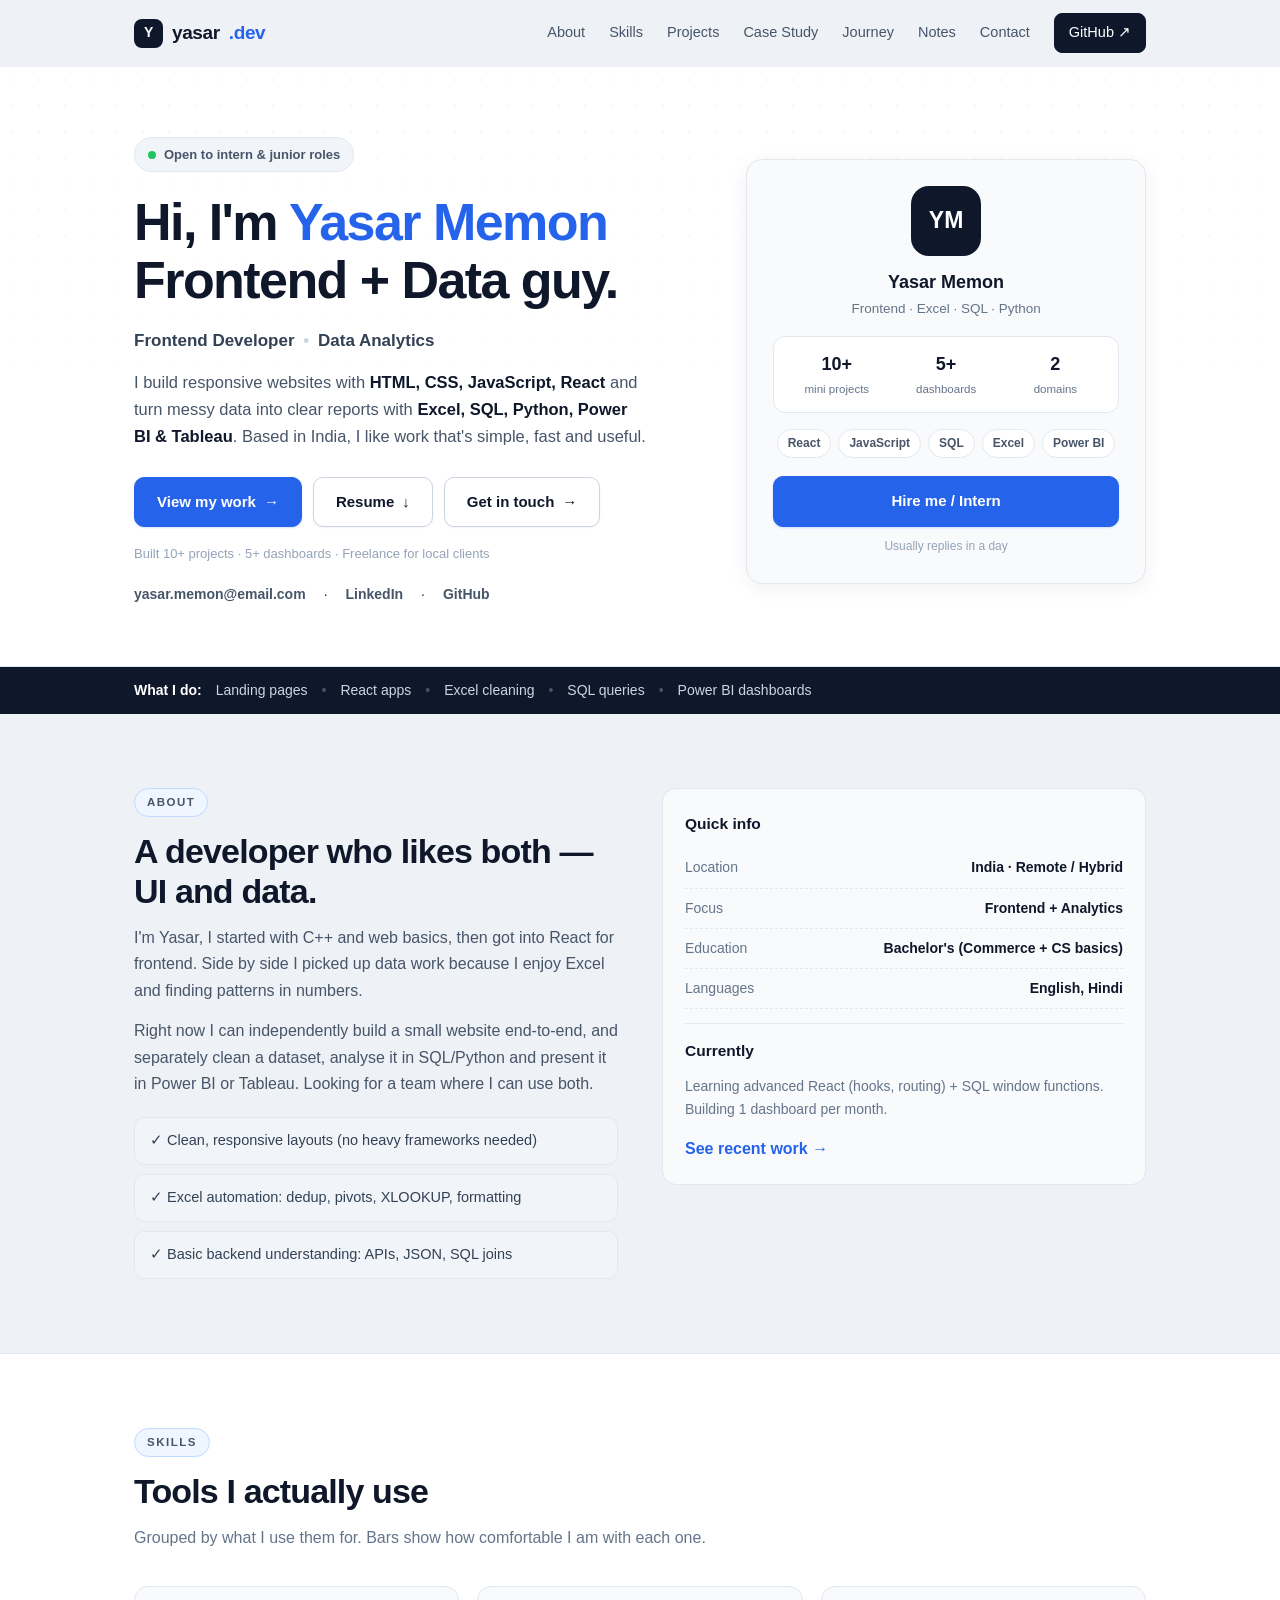
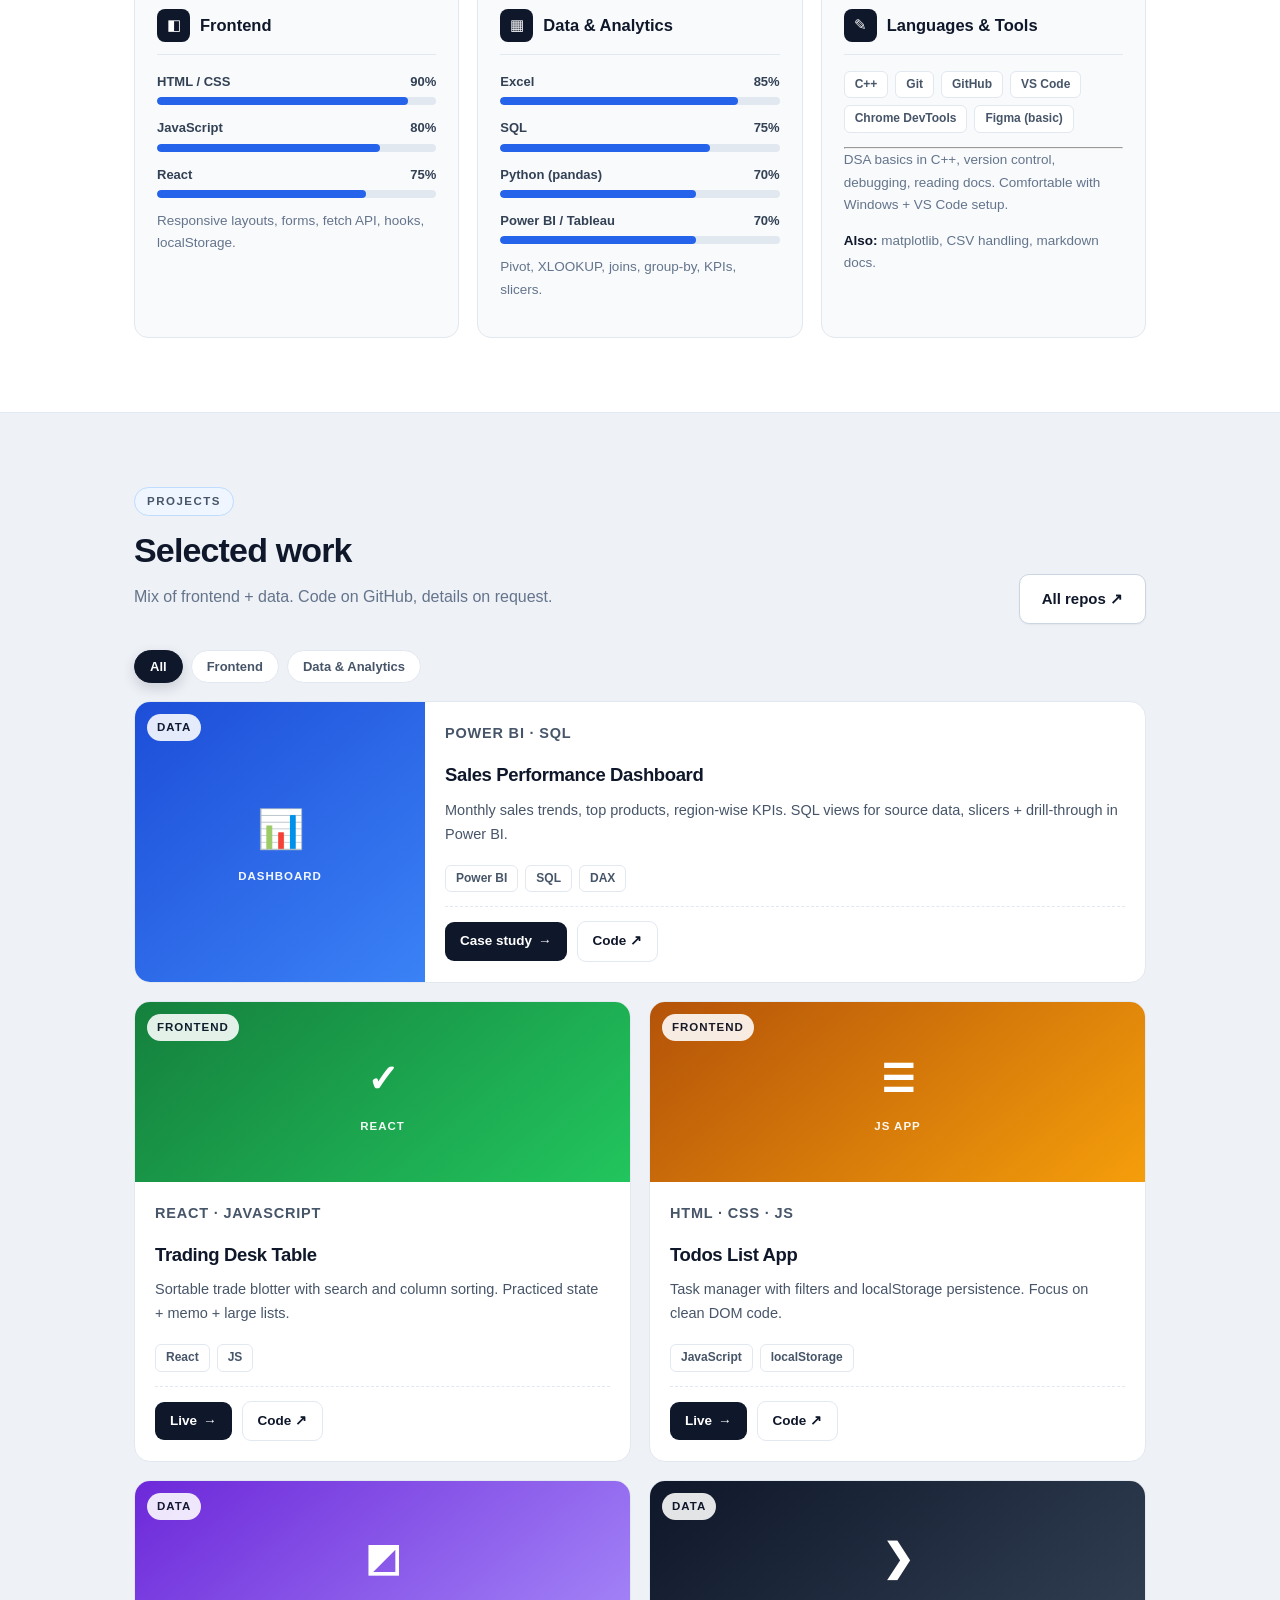
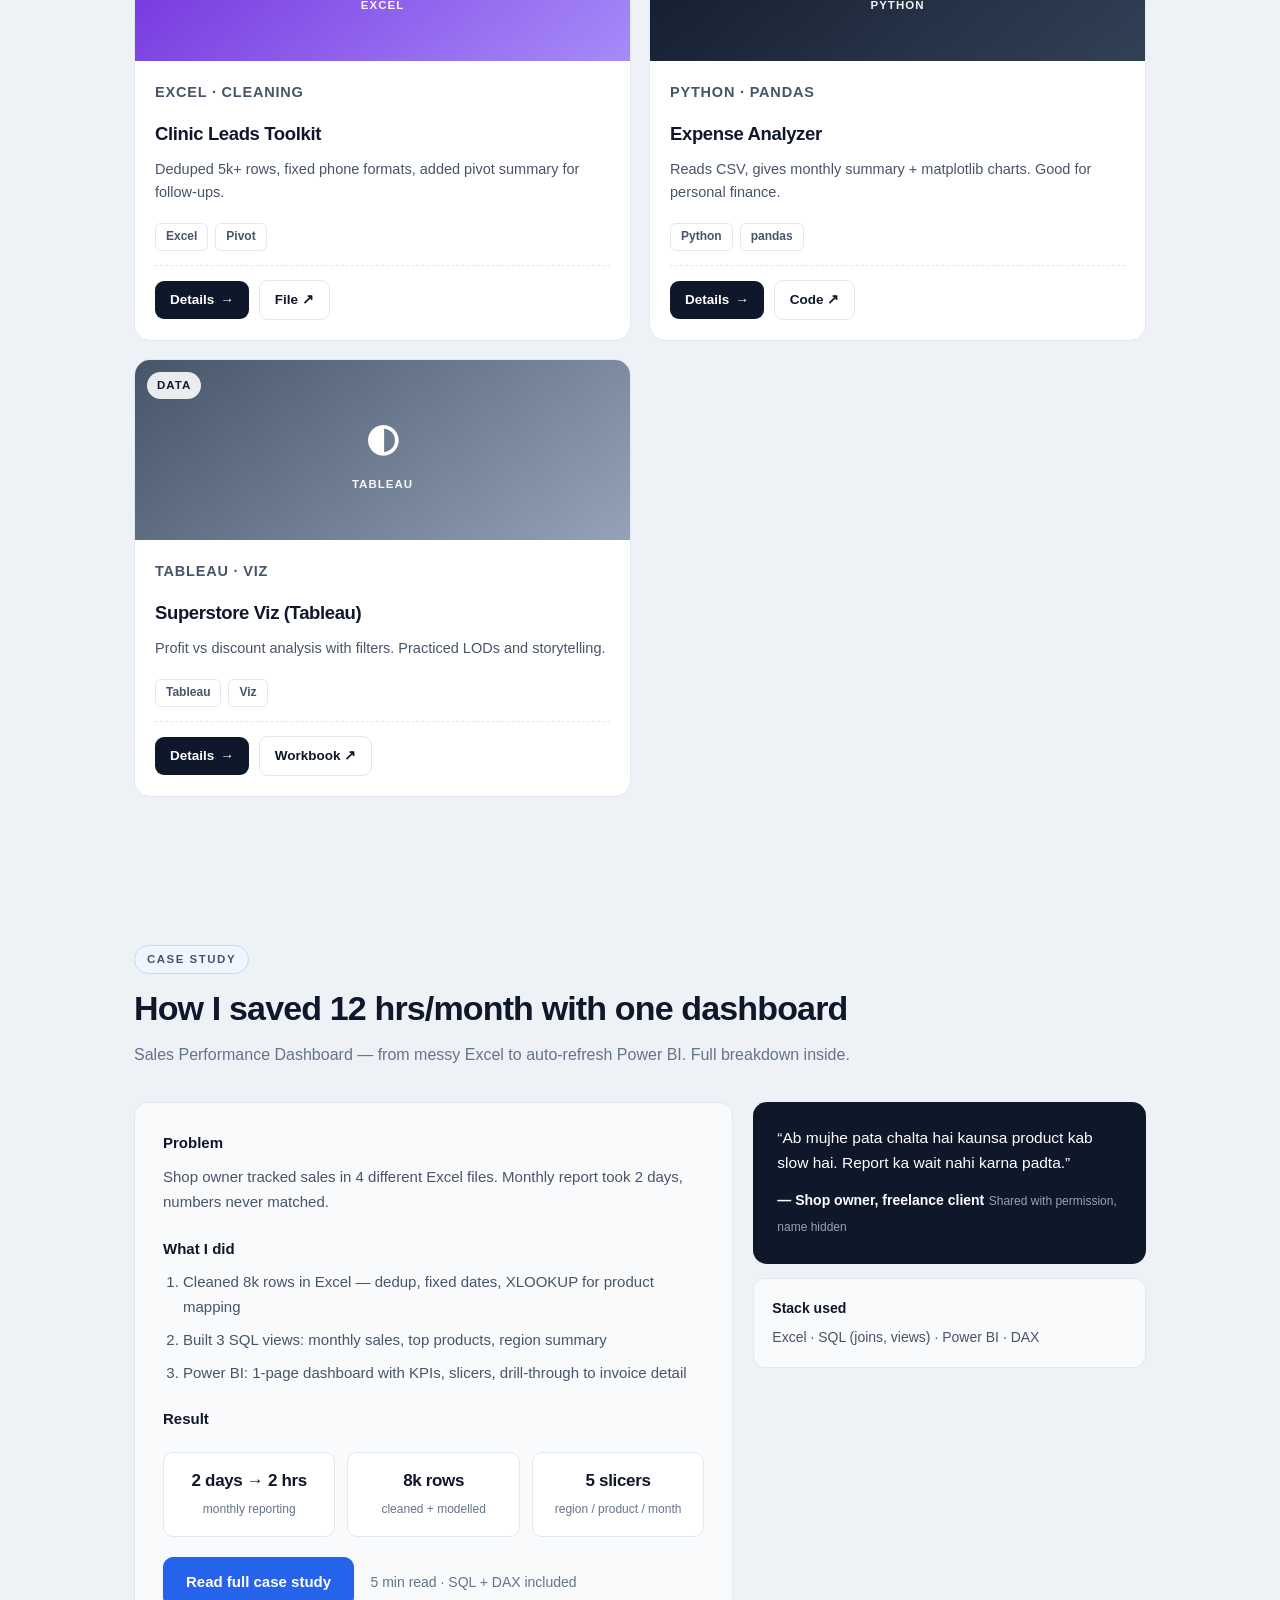
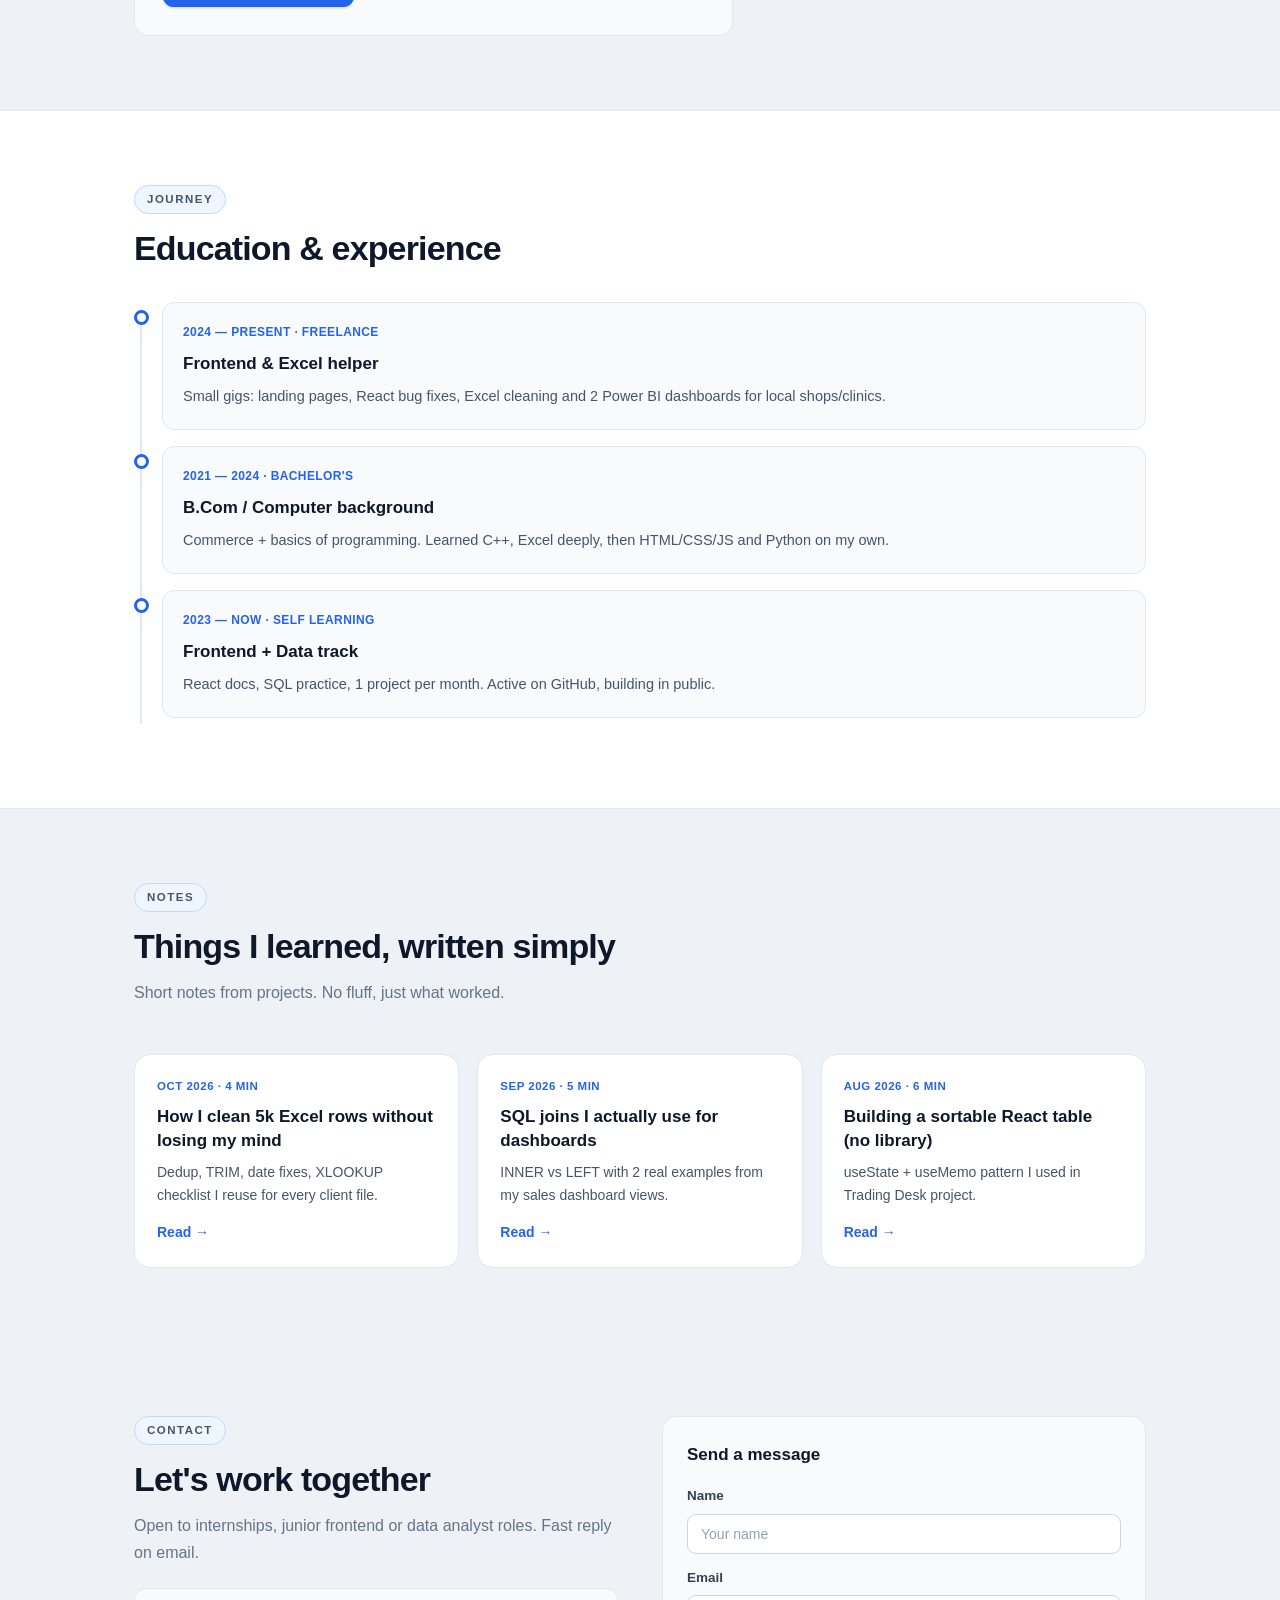
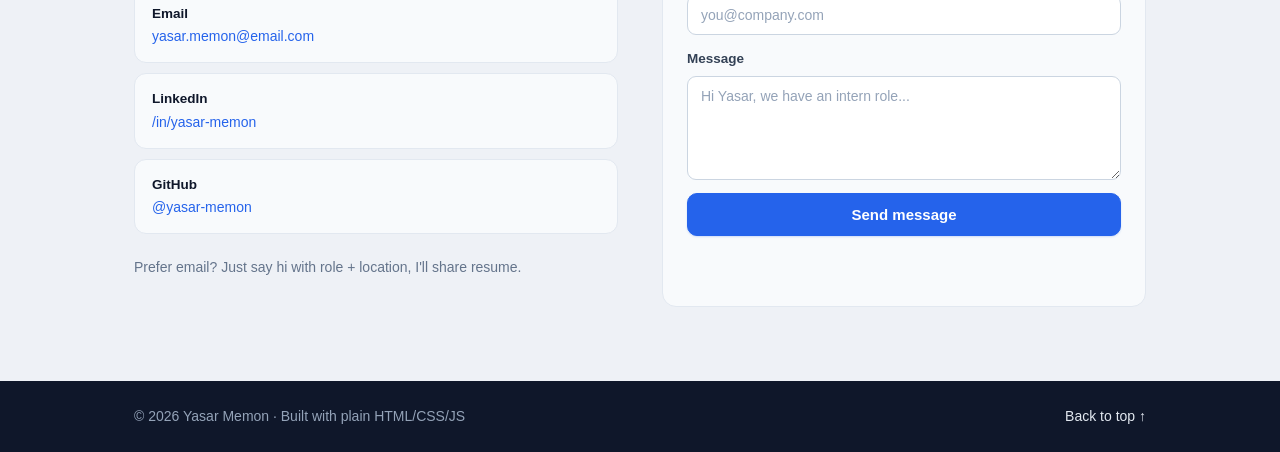
<file: index.html>
<!DOCTYPE html>
<html lang="en">
<head>
  <meta charset="UTF-8">
  <meta name="viewport" content="width=device-width, initial-scale=1.0">
  <title>Yasar Memon — Frontend Developer & Data Analyst</title>
  <meta name="theme-color" content="#0f172a">
  <meta name="description" content="Yasar Memon — Frontend Developer (React, JavaScript) with Data Analytics skills (Excel, SQL, Python, Power BI, Tableau).">
  <link rel="stylesheet" href="style.css?v=10">
</head>
<body>

  <!-- navbar -->
  <header class="nav" id="navbar">
    <div class="wrap nav-inner">
      <a href="#top" class="logo"><span class="logo-box">Y</span> yasar<span class="logo-dot">.dev</span></a>
      <button class="menu-btn" id="menuBtn" aria-label="Open menu" aria-expanded="false" aria-controls="navLinks">☰</button>
      <nav class="nav-links" id="navLinks">
        <a href="#about">About</a>
        <a href="#skills">Skills</a>
        <a href="#projects">Projects</a>
        <a href="#case-study">Case Study</a>
        <a href="#journey">Journey</a>
        <a href="#notes">Notes</a>
        <a href="#contact">Contact</a>
        <a href="https://github.com/yasar-memon" target="_blank" rel="noopener" class="btn-small">GitHub ↗</a>
      </nav>
    </div>
  </header>

  <main id="top">
    <!-- hero -->
    <section class="hero">
      <div class="wrap hero-grid">
        <div class="hero-left">
          <span class="badge"><span class="dot"></span> Open to intern & junior roles</span>
          <h1>Hi, I'm <span class="hl">Yasar Memon</span><br>Frontend + Data guy.</h1>
          <p class="role">Frontend Developer <span>•</span> Data Analytics</p>
          <p class="intro">
            I build responsive websites with <b>HTML, CSS, JavaScript, React</b> and
            turn messy data into clear reports with <b>Excel, SQL, Python, Power BI & Tableau</b>.
            Based in India, I like work that's simple, fast and useful.
          </p>
          <div class="hero-btns">
            <a href="#projects" class="btn">View my work <span class="arr">→</span></a>
            <a href="assets/resume.pdf" class="btn btn-outline">Resume <span class="arr">↓</span></a>
            <a href="#contact" class="btn btn-outline">Get in touch <span class="arr">→</span></a>
          </div>
          <p class="proof">Built 10+ projects · 5+ dashboards · Freelance for local clients</p>
          <div class="hero-meta">
            <a href="mailto:yasar.memon@email.com">yasar.memon@email.com</a>
            <span>·</span>
            <a href="https://linkedin.com/in/yasar-memon" target="_blank" rel="noopener">LinkedIn</a>
            <span>·</span>
            <a href="https://github.com/yasar-memon" target="_blank" rel="noopener">GitHub</a>
          </div>
        </div>

        <div class="hero-right">
          <div class="profile-card">
            <div class="avatar">YM</div>
            <h3>Yasar Memon</h3>
            <p class="muted">Frontend · Excel · SQL · Python</p>
            <div class="stats">
              <div><b>10+</b><span>mini projects</span></div>
              <div><b>5+</b><span>dashboards</span></div>
              <div><b>2</b><span>domains</span></div>
            </div>
            <div class="stack">
              <span>React</span><span>JavaScript</span><span>SQL</span><span>Excel</span><span>Power BI</span>
            </div>
            <a href="#contact" class="btn btn-block">Hire me / Intern</a>
            <p class="note">Usually replies in a day</p>
          </div>
        </div>
      </div>
    </section>

    <!-- strip -->
    <div class="strip">
      <div class="wrap strip-inner">
        <span>What I do:</span>
        <span>Landing pages</span><i>•</i>
        <span>React apps</span><i>•</i>
        <span>Excel cleaning</span><i>•</i>
        <span>SQL queries</span><i>•</i>
        <span>Power BI dashboards</span>
      </div>
    </div>

    <!-- about -->
    <section id="about" class="section reveal">
      <div class="wrap grid-2">
        <div>
          <p class="eyebrow">About</p>
          <h2>A developer who likes both — UI and data.</h2>
          <p>
            I'm Yasar, I started with C++ and web basics, then got into React for
            frontend. Side by side I picked up data work because I enjoy Excel and
            finding patterns in numbers.
          </p>
          <p>
            Right now I can independently build a small website end-to-end, and
            separately clean a dataset, analyse it in SQL/Python and present it in
            Power BI or Tableau. Looking for a team where I can use both.
          </p>
          <div class="check-list">
            <div>✓ Clean, responsive layouts (no heavy frameworks needed)</div>
            <div>✓ Excel automation: dedup, pivots, XLOOKUP, formatting</div>
            <div>✓ Basic backend understanding: APIs, JSON, SQL joins</div>
          </div>
        </div>
        <div>
          <div class="info-box">
            <h3>Quick info</h3>
            <div class="info-row"><span>Location</span><b>India · Remote / Hybrid</b></div>
            <div class="info-row"><span>Focus</span><b>Frontend + Analytics</b></div>
            <div class="info-row"><span>Education</span><b>Bachelor's (Commerce + CS basics)</b></div>
            <div class="info-row"><span>Languages</span><b>English, Hindi</b></div>
            <hr>
            <h3>Currently</h3>
            <p class="muted small">Learning advanced React (hooks, routing) + SQL window functions. Building 1 dashboard per month.</p>
            <a href="#projects" class="link">See recent work →</a>
          </div>
        </div>
      </div>
    </section>

    <!-- skills -->
    <section id="skills" class="section alt reveal">
      <div class="wrap">
        <p class="eyebrow">Skills</p>
        <h2>Tools I actually use</h2>
        <p class="muted">Grouped by what I use them for. Bars show how comfortable I am with each one.</p>

        <div class="skills-grid">
          <div class="skill-card">
            <div class="skill-head"><span class="icon">◧</span><h3>Frontend</h3></div>
            <div class="bar-row"><div class="bar-top"><span>HTML / CSS</span><span>90%</span></div><div class="bar"><i style="width:90%"></i></div></div>
            <div class="bar-row"><div class="bar-top"><span>JavaScript</span><span>80%</span></div><div class="bar"><i style="width:80%"></i></div></div>
            <div class="bar-row"><div class="bar-top"><span>React</span><span>75%</span></div><div class="bar"><i style="width:75%"></i></div></div>
            <p class="small muted">Responsive layouts, forms, fetch API, hooks, localStorage.</p>
          </div>

          <div class="skill-card">
            <div class="skill-head"><span class="icon">▦</span><h3>Data & Analytics</h3></div>
            <div class="bar-row"><div class="bar-top"><span>Excel</span><span>85%</span></div><div class="bar"><i style="width:85%"></i></div></div>
            <div class="bar-row"><div class="bar-top"><span>SQL</span><span>75%</span></div><div class="bar"><i style="width:75%"></i></div></div>
            <div class="bar-row"><div class="bar-top"><span>Python (pandas)</span><span>70%</span></div><div class="bar"><i style="width:70%"></i></div></div>
            <div class="bar-row"><div class="bar-top"><span>Power BI / Tableau</span><span>70%</span></div><div class="bar"><i style="width:70%"></i></div></div>
            <p class="small muted">Pivot, XLOOKUP, joins, group-by, KPIs, slicers.</p>
          </div>

          <div class="skill-card">
            <div class="skill-head"><span class="icon">✎</span><h3>Languages & Tools</h3></div>
            <div class="tags">
              <span class="tag">C++</span>
              <span class="tag">Git</span>
              <span class="tag">GitHub</span>
              <span class="tag">VS Code</span>
              <span class="tag">Chrome DevTools</span>
              <span class="tag">Figma (basic)</span>
            </div>
            <hr>
            <p class="small muted">DSA basics in C++, version control, debugging, reading docs. Comfortable with Windows + VS Code setup.</p>
            <p class="small"><b>Also:</b> matplotlib, CSV handling, markdown docs.</p>
          </div>
        </div>
      </div>
    </section>

    <!-- projects -->
    <section id="projects" class="section reveal">
      <div class="wrap">
        <div class="sec-head">
          <div>
            <p class="eyebrow">Projects</p>
            <h2>Selected work</h2>
            <p class="muted">Mix of frontend + data. Code on GitHub, details on request.</p>
          </div>
          <a href="https://github.com/yasar-memon" target="_blank" rel="noopener" class="btn btn-outline">All repos ↗</a>
        </div>

        <div class="filter-bar" id="filterBar">
          <button class="filter-btn active" data-filter="all" aria-pressed="true">All</button>
          <button class="filter-btn" data-filter="frontend" aria-pressed="false">Frontend</button>
          <button class="filter-btn" data-filter="data" aria-pressed="false">Data &amp; Analytics</button>
        </div>

        <div class="projects-grid" id="projectsGrid">
          <div class="card featured" data-cat="data">
            <div class="thumb t-blue"><span class="cat-pill">Data</span>📊<span>Dashboard</span></div>
            <div class="card-body">
              <p class="kicker">Power BI · SQL</p>
              <h3>Sales Performance Dashboard</h3>
              <p>Monthly sales trends, top products, region-wise KPIs. SQL views for source data, slicers + drill-through in Power BI.</p>
              <div class="tags"><span class="tag">Power BI</span><span class="tag">SQL</span><span class="tag">DAX</span></div>
              <div class="card-foot"><a class="btn-link" href="case-study-sales.html">Case study <span>→</span></a><a class="btn-link ghost" href="https://github.com/yasar-memon">Code ↗</a></div>
            </div>
          </div>

          <div class="card" data-cat="frontend">
            <div class="thumb t-green"><span class="cat-pill">Frontend</span>✓<span>React</span></div>
            <div class="card-body">
              <p class="kicker">React · JavaScript</p>
              <h3>Trading Desk Table</h3>
              <p>Sortable trade blotter with search and column sorting. Practiced state + memo + large lists.</p>
              <div class="tags"><span class="tag">React</span><span class="tag">JS</span></div>
              <div class="card-foot"><a class="btn-link" href="https://github.com/yasar-memon">Live <span>→</span></a><a class="btn-link ghost" href="https://github.com/yasar-memon">Code ↗</a></div>
            </div>
          </div>

          <div class="card" data-cat="frontend">
            <div class="thumb t-yellow"><span class="cat-pill">Frontend</span>☰<span>JS App</span></div>
            <div class="card-body">
              <p class="kicker">HTML · CSS · JS</p>
              <h3>Todos List App</h3>
              <p>Task manager with filters and localStorage persistence. Focus on clean DOM code.</p>
              <div class="tags"><span class="tag">JavaScript</span><span class="tag">localStorage</span></div>
              <div class="card-foot"><a class="btn-link" href="https://github.com/yasar-memon">Live <span>→</span></a><a class="btn-link ghost" href="https://github.com/yasar-memon">Code ↗</a></div>
            </div>
          </div>

          <div class="card" data-cat="data">
            <div class="thumb t-purple"><span class="cat-pill">Data</span>◩<span>Excel</span></div>
            <div class="card-body">
              <p class="kicker">Excel · Cleaning</p>
              <h3>Clinic Leads Toolkit</h3>
              <p>Deduped 5k+ rows, fixed phone formats, added pivot summary for follow-ups.</p>
              <div class="tags"><span class="tag">Excel</span><span class="tag">Pivot</span></div>
              <div class="card-foot"><a class="btn-link" href="https://github.com/yasar-memon">Details <span>→</span></a><a class="btn-link ghost" href="https://github.com/yasar-memon">File ↗</a></div>
            </div>
          </div>

          <div class="card" data-cat="data">
            <div class="thumb t-dark"><span class="cat-pill">Data</span>❯<span>Python</span></div>
            <div class="card-body">
              <p class="kicker">Python · pandas</p>
              <h3>Expense Analyzer</h3>
              <p>Reads CSV, gives monthly summary + matplotlib charts. Good for personal finance.</p>
              <div class="tags"><span class="tag">Python</span><span class="tag">pandas</span></div>
              <div class="card-foot"><a class="btn-link" href="https://github.com/yasar-memon">Details <span>→</span></a><a class="btn-link ghost" href="https://github.com/yasar-memon">Code ↗</a></div>
            </div>
          </div>

          <div class="card" data-cat="data">
            <div class="thumb t-grey"><span class="cat-pill">Data</span>◐<span>Tableau</span></div>
            <div class="card-body">
              <p class="kicker">Tableau · Viz</p>
              <h3>Superstore Viz (Tableau)</h3>
              <p>Profit vs discount analysis with filters. Practiced LODs and storytelling.</p>
              <div class="tags"><span class="tag">Tableau</span><span class="tag">Viz</span></div>
              <div class="card-foot"><a class="btn-link" href="https://github.com/yasar-memon">Details <span>→</span></a><a class="btn-link ghost" href="https://github.com/yasar-memon">Workbook ↗</a></div>
            </div>
          </div>
        </div>
      </div>
    </section>

    <!-- featured case study -->
    <section id="case-study" class="section reveal">
      <div class="wrap">
        <p class="eyebrow">Case study</p>
        <h2>How I saved 12 hrs/month with one dashboard</h2>
        <p class="muted">Sales Performance Dashboard — from messy Excel to auto-refresh Power BI. Full breakdown inside.</p>

        <div class="cs-grid">
          <div class="cs-main">
            <h3>Problem</h3>
            <p>Shop owner tracked sales in 4 different Excel files. Monthly report took 2 days, numbers never matched.</p>
            <h3>What I did</h3>
            <ol class="cs-list">
              <li>Cleaned 8k rows in Excel — dedup, fixed dates, XLOOKUP for product mapping</li>
              <li>Built 3 SQL views: monthly sales, top products, region summary</li>
              <li>Power BI: 1-page dashboard with KPIs, slicers, drill-through to invoice detail</li>
            </ol>
            <h3>Result</h3>
            <div class="metrics">
              <div><b>2 days → 2 hrs</b><span>monthly reporting</span></div>
              <div><b>8k rows</b><span>cleaned + modelled</span></div>
              <div><b>5 slicers</b><span>region / product / month</span></div>
            </div>
            <a href="case-study-sales.html" class="btn">Read full case study</a>
            <span class="muted small" style="margin-left:12px">5 min read · SQL + DAX included</span>
          </div>
          <div class="cs-side">
            <div class="quote-card">
              <p>“Ab mujhe pata chalta hai kaunsa product kab slow hai. Report ka wait nahi karna padta.”</p>
              <b>— Shop owner, freelance client</b>
              <span class="muted small">Shared with permission, name hidden</span>
            </div>
            <div class="mini-list">
              <b>Stack used</b>
              <span>Excel · SQL (joins, views) · Power BI · DAX</span>
            </div>
          </div>
        </div>
      </div>
    </section>

    <!-- journey -->
    <section id="journey" class="section alt reveal">
      <div class="wrap">
        <p class="eyebrow">Journey</p>
        <h2>Education & experience</h2>
        <div class="timeline">
          <div class="t-item">
            <span class="t-dot"></span>
            <div class="t-box">
              <p class="date">2024 — Present · Freelance</p>
              <h3>Frontend & Excel helper</h3>
              <p>Small gigs: landing pages, React bug fixes, Excel cleaning and 2 Power BI dashboards for local shops/clinics.</p>
            </div>
          </div>
          <div class="t-item">
            <span class="t-dot"></span>
            <div class="t-box">
              <p class="date">2021 — 2024 · Bachelor's</p>
              <h3>B.Com / Computer background</h3>
              <p>Commerce + basics of programming. Learned C++, Excel deeply, then HTML/CSS/JS and Python on my own.</p>
            </div>
          </div>
          <div class="t-item">
            <span class="t-dot"></span>
            <div class="t-box">
              <p class="date">2023 — Now · Self learning</p>
              <h3>Frontend + Data track</h3>
              <p>React docs, SQL practice, 1 project per month. Active on GitHub, building in public.</p>
            </div>
          </div>
        </div>
      </div>
    </section>

    <!-- notes / blog -->
    <section id="notes" class="section reveal">
      <div class="wrap">
        <div class="sec-head">
          <div>
            <p class="eyebrow">Notes</p>
            <h2>Things I learned, written simply</h2>
            <p class="muted">Short notes from projects. No fluff, just what worked.</p>
          </div>
        </div>
        <div class="blog-grid">
          <a class="blog-card" href="blog/excel-cleaning.html">
            <p class="date">Oct 2026 · 4 min</p>
            <h3>How I clean 5k Excel rows without losing my mind</h3>
            <p>Dedup, TRIM, date fixes, XLOOKUP checklist I reuse for every client file.</p>
            <span class="link">Read →</span>
          </a>
          <a class="blog-card" href="blog/sql-joins.html">
            <p class="date">Sep 2026 · 5 min</p>
            <h3>SQL joins I actually use for dashboards</h3>
            <p>INNER vs LEFT with 2 real examples from my sales dashboard views.</p>
            <span class="link">Read →</span>
          </a>
          <a class="blog-card" href="blog/react-table.html">
            <p class="date">Aug 2026 · 6 min</p>
            <h3>Building a sortable React table (no library)</h3>
            <p>useState + useMemo pattern I used in Trading Desk project.</p>
            <span class="link">Read →</span>
          </a>
        </div>
      </div>
    </section>

    <!-- contact -->
    <section id="contact" class="section reveal">
      <div class="wrap grid-2">
        <div>
          <p class="eyebrow">Contact</p>
          <h2>Let's work together</h2>
          <p class="muted">Open to internships, junior frontend or data analyst roles. Fast reply on email.</p>
          <div class="contact-cards">
            <a class="c-card" href="mailto:yasar.memon@email.com"><b>Email</b><span>yasar.memon@email.com</span></a>
            <a class="c-card" href="https://linkedin.com/in/yasar-memon" target="_blank" rel="noopener"><b>LinkedIn</b><span>/in/yasar-memon</span></a>
            <a class="c-card" href="https://github.com/yasar-memon" target="_blank" rel="noopener"><b>GitHub</b><span>@yasar-memon</span></a>
          </div>
          <p class="small muted">Prefer email? Just say hi with role + location, I'll share resume.</p>
        </div>
        <div>
          <form id="contactForm" class="contact-form">
            <h3>Send a message</h3>
            <label>Name<input type="text" id="name" placeholder="Your name"></label>
            <label>Email<input type="email" id="email" placeholder="you@company.com"></label>
            <label>Message<textarea id="message" rows="5" placeholder="Hi Yasar, we have an intern role..."></textarea></label>
            <button type="submit" class="btn btn-block">Send message</button>
            <p class="form-note" id="formNote"></p>
          </form>
        </div>
      </div>
    </section>
  </main>

  <footer class="footer">
    <div class="wrap footer-inner">
      <p>© <span id="year">2026</span> Yasar Memon · Built with plain HTML/CSS/JS</p>
      <p><a href="#top">Back to top ↑</a></p>
    </div>
  </footer>

  <button class="to-top" id="toTop" aria-label="Back to top">↑</button>

  <script src="script.js"></script>
</body>
</html>
</file>
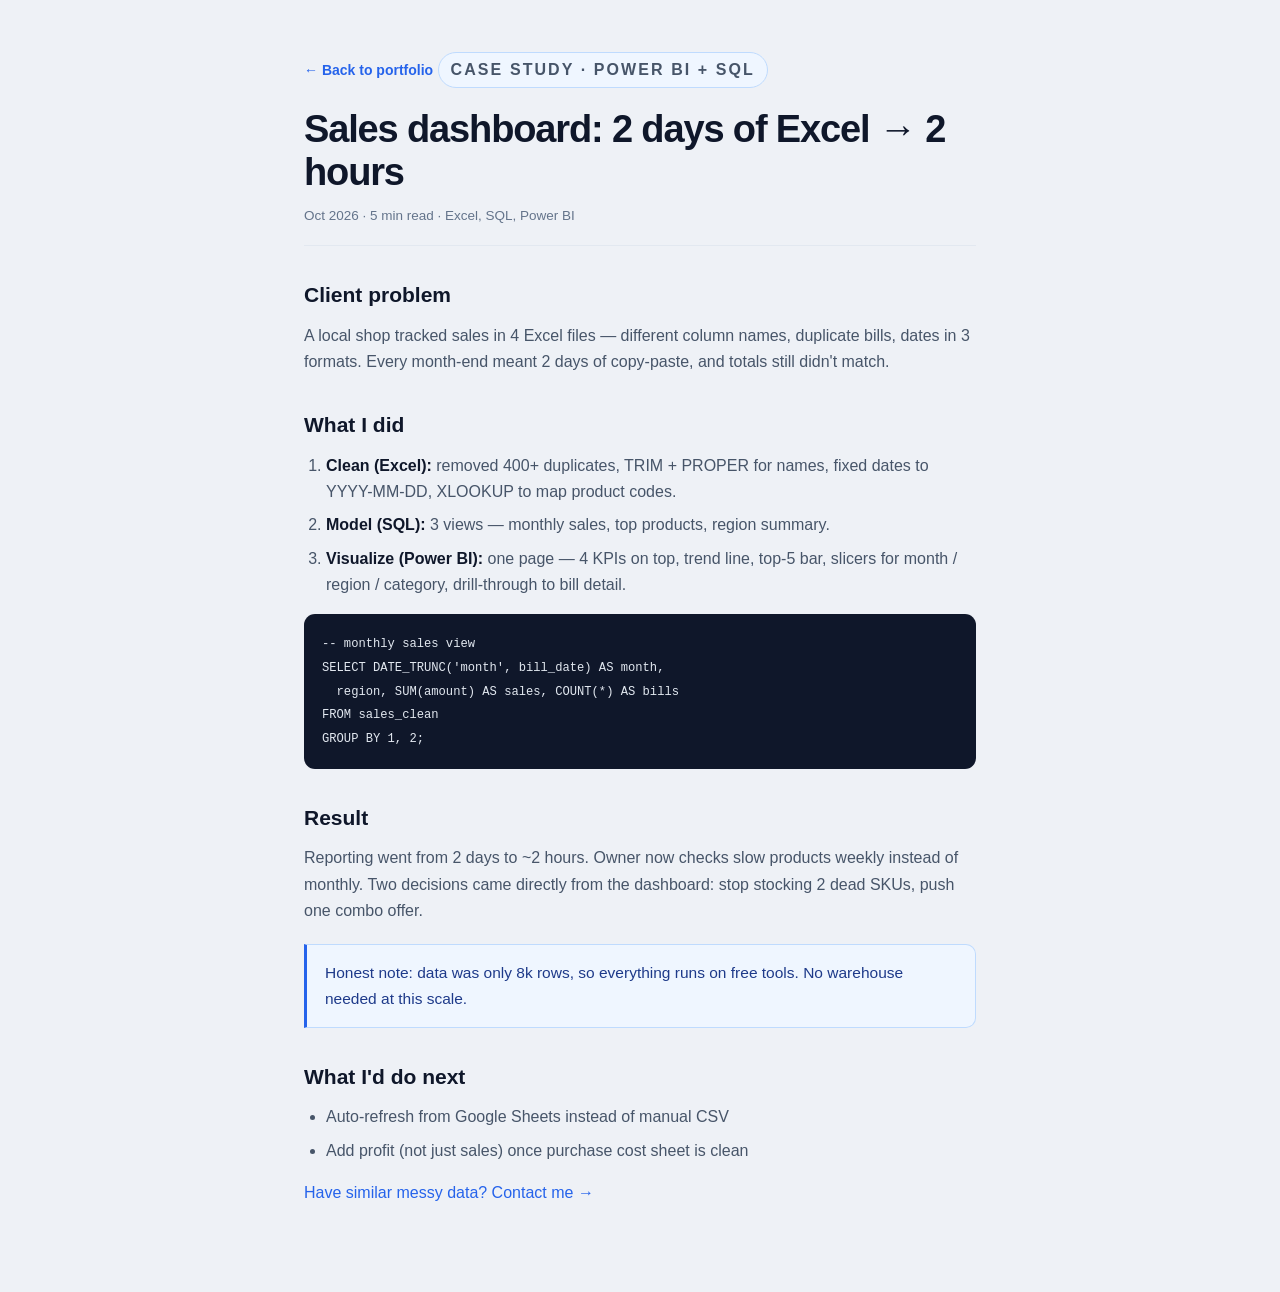
<file: case-study-sales.html>
<!DOCTYPE html>
<html lang="en">
<head>
<meta charset="UTF-8"><meta name="viewport" content="width=device-width, initial-scale=1.0">
<title>Sales Dashboard Case Study — Yasar Memon</title>
<link rel="stylesheet" href="style.css?v=8">
</head>
<body>
<div class="article">
<a href="index.html" class="back">← Back to portfolio</a>
<p class="eyebrow">Case study · Power BI + SQL</p>
<h1>Sales dashboard: 2 days of Excel → 2 hours</h1>
<p class="meta">Oct 2026 · 5 min read · Excel, SQL, Power BI</p>

<h2>Client problem</h2>
<p>A local shop tracked sales in 4 Excel files — different column names, duplicate bills, dates in 3 formats. Every month-end meant 2 days of copy-paste, and totals still didn't match.</p>

<h2>What I did</h2>
<ol>
<li><b>Clean (Excel):</b> removed 400+ duplicates, TRIM + PROPER for names, fixed dates to YYYY-MM-DD, XLOOKUP to map product codes.</li>
<li><b>Model (SQL):</b> 3 views — monthly sales, top products, region summary.</li>
<li><b>Visualize (Power BI):</b> one page — 4 KPIs on top, trend line, top-5 bar, slicers for month / region / category, drill-through to bill detail.</li>
</ol>
<pre><code>-- monthly sales view
SELECT DATE_TRUNC('month', bill_date) AS month,
  region, SUM(amount) AS sales, COUNT(*) AS bills
FROM sales_clean
GROUP BY 1, 2;</code></pre>

<h2>Result</h2>
<p>Reporting went from 2 days to ~2 hours. Owner now checks slow products weekly instead of monthly. Two decisions came directly from the dashboard: stop stocking 2 dead SKUs, push one combo offer.</p>
<div class="callout">Honest note: data was only 8k rows, so everything runs on free tools. No warehouse needed at this scale.</div>

<h2>What I'd do next</h2>
<ul>
<li>Auto-refresh from Google Sheets instead of manual CSV</li>
<li>Add profit (not just sales) once purchase cost sheet is clean</li>
</ul>
<p><a href="index.html#contact">Have similar messy data? Contact me →</a></p>
</div>
</body>
</html>
</file>
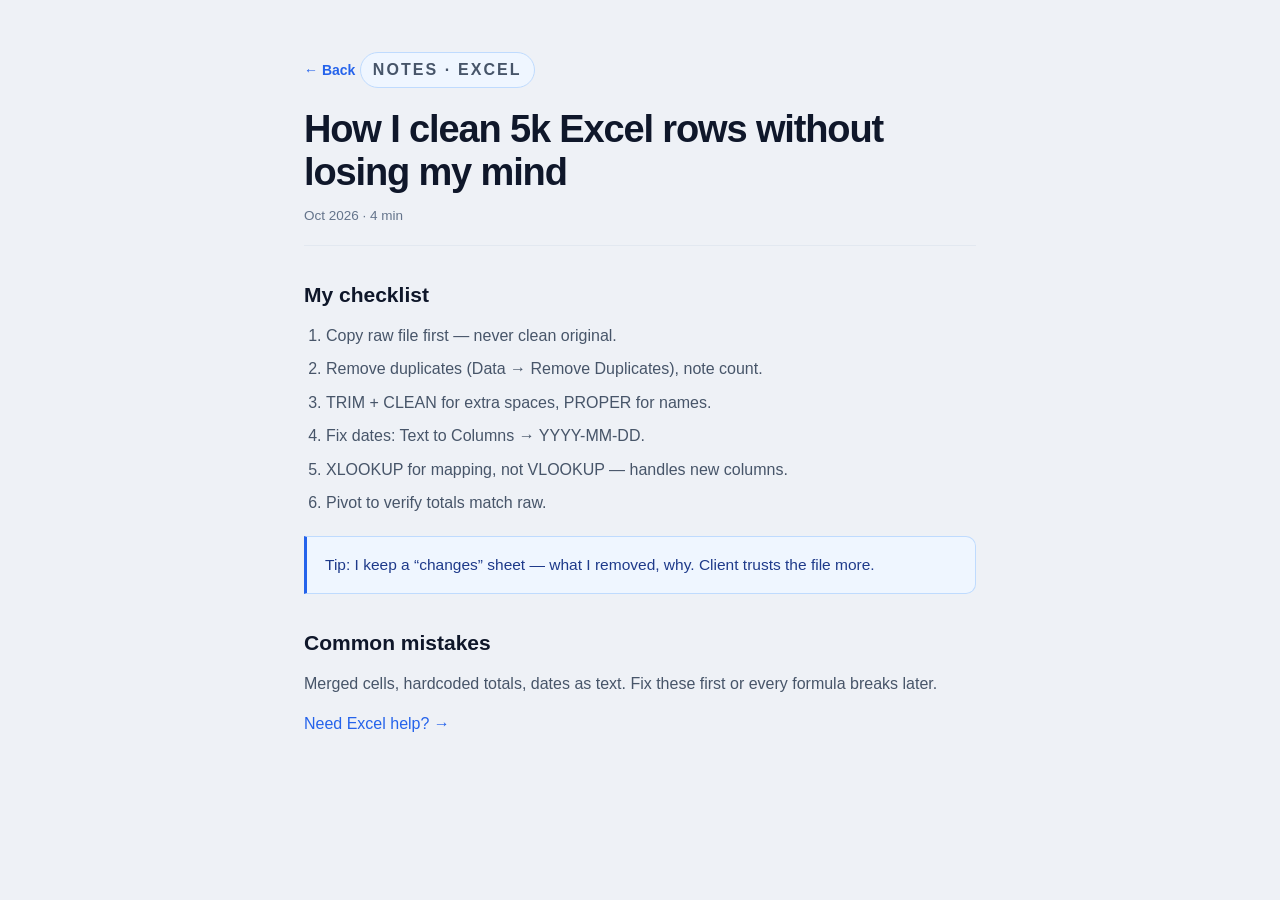
<file: blog/excel-cleaning.html>
<!DOCTYPE html>
<html lang="en">
<head>
<meta charset="UTF-8"><meta name="viewport" content="width=device-width, initial-scale=1.0">
<title>How I clean 5k Excel rows — Yasar Memon</title>
<link rel="stylesheet" href="../style.css?v=8">
</head>
<body>
<div class="article">
<a href="../index.html" class="back">← Back</a>
<p class="eyebrow">Notes · Excel</p>
<h1>How I clean 5k Excel rows without losing my mind</h1>
<p class="meta">Oct 2026 · 4 min</p>
<h2>My checklist</h2>
<ol>
<li>Copy raw file first — never clean original.</li>
<li>Remove duplicates (Data → Remove Duplicates), note count.</li>
<li>TRIM + CLEAN for extra spaces, PROPER for names.</li>
<li>Fix dates: Text to Columns → YYYY-MM-DD.</li>
<li>XLOOKUP for mapping, not VLOOKUP — handles new columns.</li>
<li>Pivot to verify totals match raw.</li>
</ol>
<div class="callout">Tip: I keep a “changes” sheet — what I removed, why. Client trusts the file more.</div>
<h2>Common mistakes</h2>
<p>Merged cells, hardcoded totals, dates as text. Fix these first or every formula breaks later.</p>
<p><a href="../index.html#contact">Need Excel help? →</a></p>
</div>
</body>
</html>
</file>
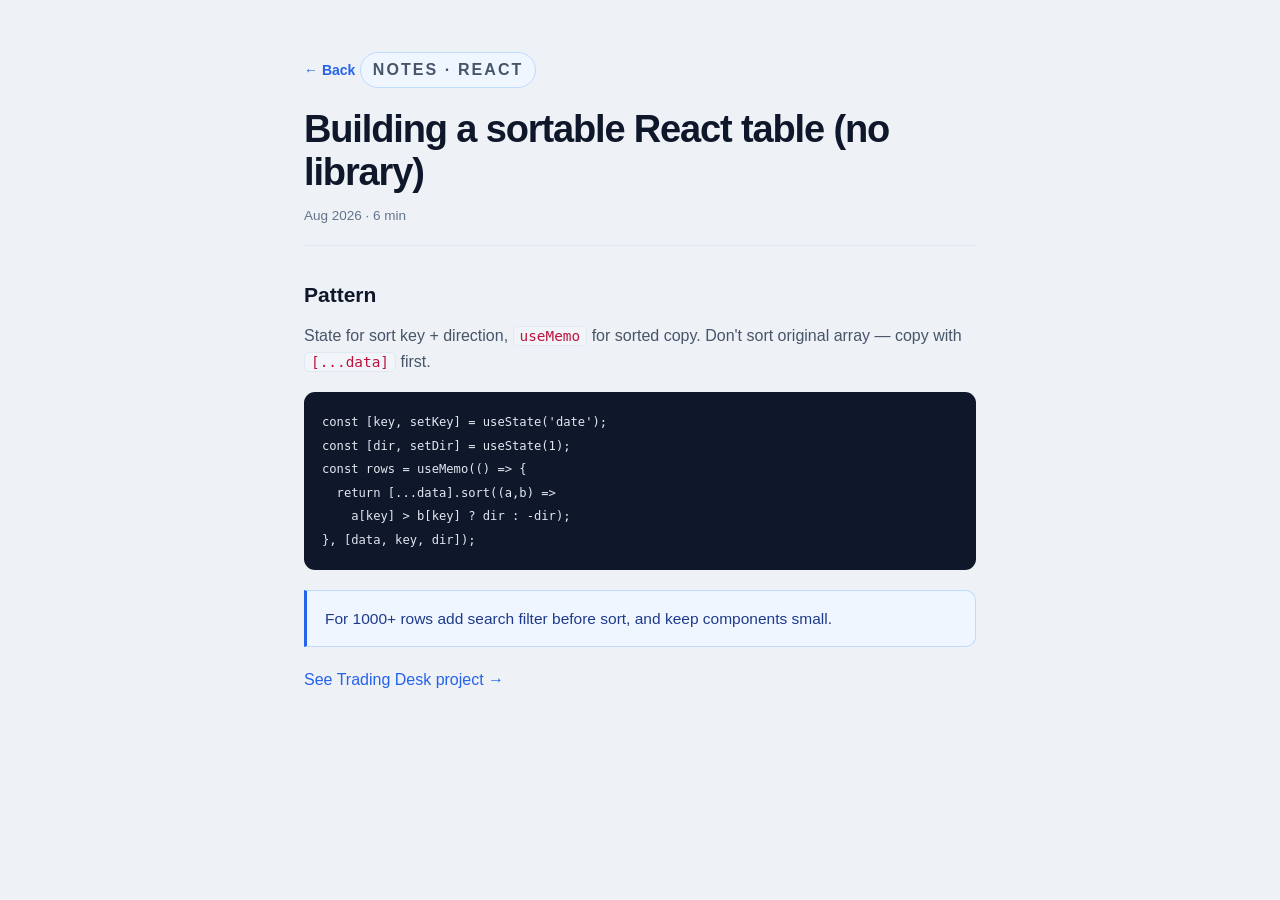
<file: blog/react-table.html>
<!DOCTYPE html>
<html lang="en">
<head>
<meta charset="UTF-8"><meta name="viewport" content="width=device-width, initial-scale=1.0">
<title>Sortable React table — Yasar Memon</title>
<link rel="stylesheet" href="../style.css?v=8">
</head>
<body>
<div class="article">
<a href="../index.html" class="back">← Back</a>
<p class="eyebrow">Notes · React</p>
<h1>Building a sortable React table (no library)</h1>
<p class="meta">Aug 2026 · 6 min</p>
<h2>Pattern</h2>
<p>State for sort key + direction, <code>useMemo</code> for sorted copy. Don't sort original array — copy with <code>[...data]</code> first.</p>
<pre><code>const [key, setKey] = useState('date');
const [dir, setDir] = useState(1);
const rows = useMemo(() =&gt; {
  return [...data].sort((a,b) =&gt;
    a[key] &gt; b[key] ? dir : -dir);
}, [data, key, dir]);</code></pre>
<div class="callout">For 1000+ rows add search filter before sort, and keep components small.</div>
<p><a href="../index.html#projects">See Trading Desk project →</a></p>
</div>
</body>
</html>
</file>
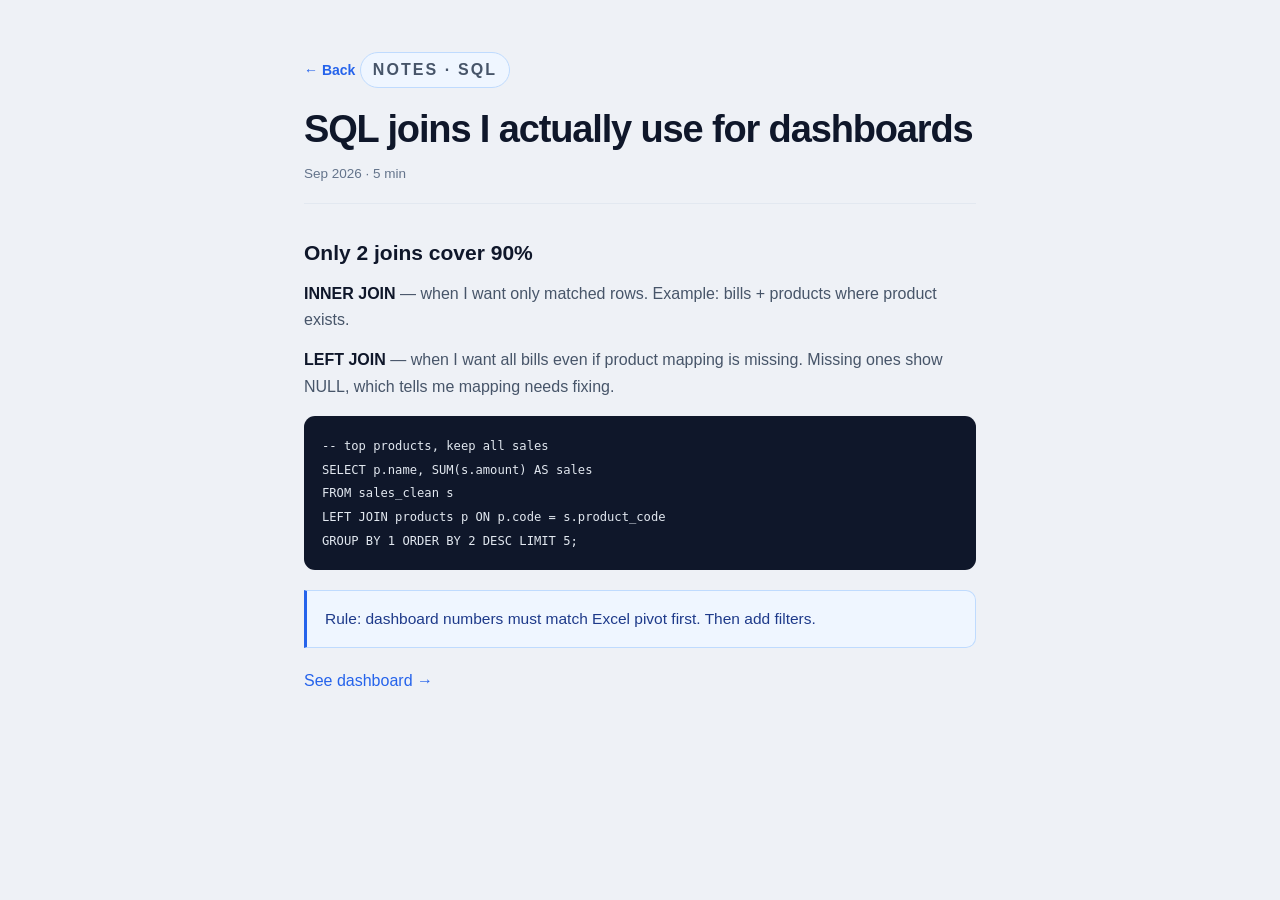
<file: blog/sql-joins.html>
<!DOCTYPE html>
<html lang="en">
<head>
<meta charset="UTF-8"><meta name="viewport" content="width=device-width, initial-scale=1.0">
<title>SQL joins for dashboards — Yasar Memon</title>
<link rel="stylesheet" href="../style.css?v=8">
</head>
<body>
<div class="article">
<a href="../index.html" class="back">← Back</a>
<p class="eyebrow">Notes · SQL</p>
<h1>SQL joins I actually use for dashboards</h1>
<p class="meta">Sep 2026 · 5 min</p>
<h2>Only 2 joins cover 90%</h2>
<p><b>INNER JOIN</b> — when I want only matched rows. Example: bills + products where product exists.</p>
<p><b>LEFT JOIN</b> — when I want all bills even if product mapping is missing. Missing ones show NULL, which tells me mapping needs fixing.</p>
<pre><code>-- top products, keep all sales
SELECT p.name, SUM(s.amount) AS sales
FROM sales_clean s
LEFT JOIN products p ON p.code = s.product_code
GROUP BY 1 ORDER BY 2 DESC LIMIT 5;</code></pre>
<div class="callout">Rule: dashboard numbers must match Excel pivot first. Then add filters.</div>
<p><a href="../index.html#projects">See dashboard →</a></p>
</div>
</body>
</html>
</file>
<file: style.css>
/* ============================================
   Yasar Memon — portfolio
   Light theme, clean + professional
   ============================================ */

*{margin:0;padding:0;box-sizing:border-box}
html{scroll-behavior:smooth;scroll-padding-top:84px}
body{
  font-family:-apple-system,BlinkMacSystemFont,"Segoe UI",Roboto,"Helvetica Neue",Arial,sans-serif;
  background:#eef1f6;color:#1e293b;line-height:1.65;font-size:16px;-webkit-font-smoothing:antialiased;
}
a{color:#2563eb;text-decoration:none}
a:hover{text-decoration:underline}
.wrap{max-width:1060px;margin:0 auto;padding:0 24px}
.muted{color:#64748b}
.small{font-size:14px}

/* ---------- nav ---------- */
.nav{position:sticky;top:0;z-index:50;background:rgba(238,241,246,.88);backdrop-filter:blur(12px);border-bottom:1px solid transparent;transition:border-color .2s,box-shadow .2s}
.nav.scrolled{border-bottom-color:#dbe2ec;box-shadow:0 2px 18px rgba(15,23,42,.06)}
.nav-inner{display:flex;align-items:center;justify-content:space-between;height:66px}
.logo{font-weight:800;font-size:19px;letter-spacing:-.02em;color:#0f172a;display:flex;align-items:center;gap:9px}
.logo:hover{text-decoration:none}
.logo-box{width:29px;height:29px;background:#0f172a;color:#fff;border-radius:8px;display:flex;align-items:center;justify-content:center;font-size:14px;font-weight:800}
.logo-dot{color:#2563eb}
.nav-links{display:flex;align-items:center;gap:24px}
.nav-links a{position:relative;font-size:14.5px;color:#475569;font-weight:500}
.nav-links a:not(.btn-small):after{content:"";position:absolute;left:0;bottom:-5px;width:0;height:1.5px;background:#0f172a;transition:width .2s ease}
.nav-links a:not(.btn-small):hover:after,.nav-links a.active:after{width:100%}
.nav-links a:hover,.nav-links a.active{color:#0f172a;text-decoration:none}
.btn-small{border:1px solid #0f172a;background:#0f172a;color:#fff !important;font-size:13.5px;font-weight:600;padding:7px 14px;border-radius:8px;transition:transform .15s,box-shadow .15s}
.btn-small:hover{transform:translateY(-1px);box-shadow:0 6px 14px rgba(15,23,42,.22);text-decoration:none}
.menu-btn{display:none;background:#fff;border:1px solid #dbe2ec;border-radius:8px;width:38px;height:36px;font-size:18px;cursor:pointer;color:#0f172a}

/* ---------- buttons ---------- */
.btn{display:inline-flex;align-items:center;justify-content:center;gap:8px;background:#2563eb;color:#fff;padding:12px 22px;border-radius:10px;border:1px solid #2563eb;font-size:15px;font-weight:600;cursor:pointer;transition:transform .16s ease,box-shadow .16s ease,background .16s,border-color .16s;box-shadow:0 1px 2px rgba(37,99,235,.2)}
.btn:hover{background:#1d4ed8;border-color:#1d4ed8;text-decoration:none;color:#fff;transform:translateY(-2px);box-shadow:0 10px 22px rgba(37,99,235,.28)}
.btn:active{transform:translateY(0);box-shadow:0 2px 6px rgba(37,99,235,.2)}
.btn:focus-visible{outline:3px solid #bfdbfe;outline-offset:2px}
.btn .arr{transition:transform .16s}
.btn:hover .arr{transform:translateX(3px)}
.btn-outline{background:#fff;color:#0f172a;border-color:#cbd5e1;box-shadow:0 1px 2px rgba(15,23,42,.05)}
.btn-outline:hover{background:#f8fafc;color:#0f172a;border-color:#94a3b8;box-shadow:0 8px 18px rgba(15,23,42,.1)}
.btn-block{width:100%}

/* ---------- hero ---------- */
.hero{position:relative;background:#fff;border-bottom:1px solid #e2e8f0;padding:70px 0 60px;overflow:hidden}
.hero:before{content:"";position:absolute;inset:0;background-image:radial-gradient(rgba(15,23,42,.07) 1px,transparent 1px);background-size:26px 26px;-webkit-mask-image:linear-gradient(to bottom,rgba(0,0,0,.65),transparent 70%);mask-image:linear-gradient(to bottom,rgba(0,0,0,.65),transparent 70%);pointer-events:none}
.hero-grid{position:relative;display:grid;grid-template-columns:1.35fr .95fr;gap:44px;align-items:center}
.badge{display:inline-flex;align-items:center;gap:8px;background:#f1f5f9;border:1px solid #e2e8f0;color:#475569;font-size:13px;font-weight:600;padding:6px 13px;border-radius:999px;margin-bottom:22px}
.dot{width:8px;height:8px;border-radius:50%;background:#22c55e;display:inline-block}
.hero h1{font-size:clamp(34px,5vw,52px);line-height:1.1;letter-spacing:-.03em;font-weight:800;color:#0f172a;margin-bottom:18px}
.hero h1 .hl{color:#2563eb}
.role{font-size:17px;font-weight:700;color:#334155;margin-bottom:14px}
.role span{color:#cbd5e1;margin:0 4px}
.intro{font-size:16.5px;color:#475569;max-width:56ch;margin-bottom:26px}
.intro b{color:#0f172a;font-weight:650}
.hero-btns{display:flex;gap:11px;flex-wrap:wrap;margin-bottom:16px}
.proof{font-size:13px;color:#94a3b8;margin-bottom:18px}
.hero-meta{display:flex;gap:18px;flex-wrap:wrap;align-items:center;font-size:14px}
.hero-meta a{color:#475569;font-weight:600;transition:color .15s}
.hero-meta a:hover{color:#2563eb}

/* ---------- profile card ---------- */
.profile-card{background:#f8fafc;border:1px solid #e2e8f0;border-radius:16px;padding:26px;text-align:center;box-shadow:0 4px 20px rgba(15,23,42,.06)}
.avatar{width:70px;height:70px;margin:0 auto 12px;background:#0f172a;color:#fff;font-weight:800;font-size:23px;display:flex;align-items:center;justify-content:center;border-radius:18px}
.profile-card h3{font-size:18px;color:#0f172a}
.profile-card .muted{font-size:13.5px;margin-bottom:16px}
.stats{display:flex;background:#fff;border:1px solid #e2e8f0;border-radius:12px;padding:13px 8px;margin-bottom:16px}
.stats div{display:flex;flex-direction:column;flex:1}
.stats b{font-size:18px;color:#0f172a}
.stats span{font-size:11.5px;color:#64748b}
.stack{display:flex;flex-wrap:wrap;gap:7px;justify-content:center;margin-bottom:18px}
.stack span{font-size:12px;background:#fff;border:1px solid #e2e8f0;padding:4px 10px;border-radius:999px;color:#475569;font-weight:600}
.note{font-size:12px;color:#94a3b8;margin-top:10px}

/* ---------- strip ---------- */
.strip{background:#0f172a;color:#cbd5e1;font-size:14px}
.strip-inner{display:flex;gap:14px;align-items:center;padding:12px 24px;overflow-x:auto;white-space:nowrap}
.strip-inner i{color:#475569;font-style:normal}
.strip-inner span:first-child{font-weight:700;color:#fff}

/* ---------- sections ---------- */
section[id]{scroll-margin-top:84px}
.section{padding:74px 0}
.section.alt{background:#fff;border-top:1px solid #e2e8f0;border-bottom:1px solid #e2e8f0}
.eyebrow{display:inline-block;font-size:11.5px;font-weight:800;letter-spacing:.13em;text-transform:uppercase;color:#2563eb;background:#eff6ff;border:1px solid #bfdbfe;padding:4px 12px;border-radius:999px;margin-bottom:14px}
.section h2{font-size:clamp(26px,3.2vw,34px);line-height:1.18;letter-spacing:-.025em;font-weight:800;color:#0f172a;margin-bottom:14px}
.section p{color:#475569;margin-bottom:14px}
.section .muted{color:#64748b}
.grid-2{display:grid;grid-template-columns:1fr 1fr;gap:44px;align-items:start}
.sec-head{display:flex;justify-content:space-between;align-items:flex-end;gap:20px}

/* ---------- about ---------- */
.about-list{margin-top:18px;padding-left:20px;color:#475569}
.about-list li{margin-bottom:8px}
.about-list strong{color:#0f172a}
.check-list{margin-top:20px;display:flex;flex-direction:column;gap:9px}
.check-list div{background:#f1f5f9;border:1px solid #e2e8f0;padding:11px 15px;border-radius:10px;font-size:14.5px;color:#334155}
.info-box{background:#f8fafc;border:1px solid #e2e8f0;border-radius:14px;padding:22px}
.info-box h3{font-size:15.5px;color:#0f172a;margin-bottom:12px}
.info-row{display:flex;justify-content:space-between;gap:12px;padding:8px 0;border-bottom:1px dashed #e2e8f0;font-size:14px}
.info-row span{color:#64748b}
.info-row b{color:#0f172a;text-align:right}
.info-box hr{border:none;border-top:1px solid #e2e8f0;margin:14px 0}
.link{font-weight:700;color:#2563eb}

/* ---------- skills ---------- */
.skills-grid{display:grid;grid-template-columns:1fr 1fr 1fr;gap:18px;margin-top:34px}
.skill-card{background:#f8fafc;border:1px solid #e2e8f0;border-radius:14px;padding:22px;transition:border-color .18s,transform .18s,box-shadow .18s}
.skill-card:hover{border-color:#93c5fd;transform:translateY(-3px);box-shadow:0 10px 26px rgba(15,23,42,.08)}
.skill-head{display:flex;align-items:center;gap:10px;margin-bottom:16px;padding-bottom:12px;border-bottom:1px solid #e2e8f0}
.icon{width:33px;height:33px;display:flex;align-items:center;justify-content:center;background:#0f172a;color:#fff;border-radius:8px;font-size:15px}
.skill-card h3{font-size:16.5px;color:#0f172a}
.bar-row{margin-bottom:12px}
.bar-top{display:flex;justify-content:space-between;font-size:13px;font-weight:600;color:#334155;margin-bottom:5px}
.bar{height:8px;background:#e2e8f0;border-radius:999px;overflow:hidden}
.bar i{display:block;height:100%;background:#2563eb;border-radius:999px}
.tags{display:flex;flex-wrap:wrap;gap:7px;margin:4px 0 14px}
.tag{font-size:12px;background:#fff;border:1px solid #e2e8f0;color:#475569;padding:3px 10px;border-radius:6px;font-weight:600}
.skill-card p{font-size:13.5px;color:#64748b}
.skill-card p b{color:#0f172a}

/* ---------- projects ---------- */
.filter-bar{display:flex;gap:8px;flex-wrap:wrap;margin:26px 0 0}
.filter-btn{border:1px solid #e2e8f0;background:#fff;color:#475569;font-size:13px;font-weight:700;padding:8px 15px;border-radius:999px;cursor:pointer;transition:all .16s}
.filter-btn:hover{border-color:#0f172a;color:#0f172a;transform:translateY(-1px)}
.filter-btn.active{background:#0f172a;border-color:#0f172a;color:#fff;box-shadow:0 5px 13px rgba(15,23,42,.16)}
.projects-grid{display:grid;grid-template-columns:1fr 1fr;gap:18px;margin-top:18px}
.card{background:#fff;border:1px solid #e2e8f0;border-radius:16px;overflow:hidden;display:flex;flex-direction:column;transition:transform .18s ease,box-shadow .18s ease,border-color .18s}
.card:hover{transform:translateY(-4px);box-shadow:0 14px 32px rgba(15,23,42,.11);border-color:#bfdbfe}
.card.hide{display:none}
.card.featured{grid-column:1/-1;display:grid;grid-template-columns:290px 1fr}
.thumb{min-height:180px;display:flex;flex-direction:column;align-items:center;justify-content:center;font-size:38px;color:#fff;font-weight:800;gap:6px;position:relative;overflow:hidden}
.thumb span{font-size:11.5px;font-weight:700;letter-spacing:1px;text-transform:uppercase;opacity:.94}
.cat-pill{position:absolute;top:12px;left:12px;font-size:10.5px;font-weight:800;letter-spacing:.6px;text-transform:uppercase;background:rgba(255,255,255,.94);color:#0f172a;padding:4px 10px;border-radius:999px}
.t-blue{background:linear-gradient(140deg,#1d4ed8,#3b82f6)}
.t-green{background:linear-gradient(140deg,#15803d,#22c55e)}
.t-yellow{background:linear-gradient(140deg,#b45309,#f59e0b)}
.t-purple{background:linear-gradient(140deg,#6d28d9,#a78bfa)}
.t-dark{background:linear-gradient(140deg,#0f172a,#334155)}
.t-grey{background:linear-gradient(140deg,#475569,#94a3b8)}
.card-body{padding:20px;display:flex;flex-direction:column;flex:1}
.kicker{font-size:11.5px;font-weight:800;letter-spacing:.8px;text-transform:uppercase;color:#2563eb;margin-bottom:7px}
.card-body h3{font-size:18.5px;letter-spacing:-.02em;font-weight:750;color:#0f172a;margin-bottom:8px}
.card-body p{font-size:14.5px;color:#475569;margin-bottom:14px}
.card-foot{margin-top:auto;padding-top:14px;border-top:1px dashed #e2e8f0;display:flex;gap:10px;align-items:center;flex-wrap:wrap}
.btn-link{display:inline-flex;align-items:center;gap:6px;font-size:13.5px;font-weight:650;color:#fff;background:#0f172a;padding:8px 15px;border-radius:9px;transition:transform .15s,box-shadow .15s,background .15s}
.btn-link:hover{background:#2563eb;text-decoration:none;color:#fff;transform:translateY(-1px);box-shadow:0 8px 16px rgba(37,99,235,.28)}
.btn-link .arr{transition:transform .16s}
.btn-link:hover .arr{transform:translateX(3px)}
.btn-link.ghost{background:#fff;color:#0f172a;border:1px solid #e2e8f0}
.btn-link.ghost:hover{background:#f8fafc;border-color:#0f172a;box-shadow:0 6px 13px rgba(15,23,42,.1);color:#0f172a}

/* ---------- case study ---------- */
.cs-grid{display:grid;grid-template-columns:1.45fr .95fr;gap:20px;margin-top:34px;align-items:start}
.cs-main{background:#f8fafc;border:1px solid #e2e8f0;border-radius:14px;padding:28px}
.cs-main h3{font-size:15px;font-weight:750;color:#0f172a;margin:22px 0 9px}
.cs-main h3:first-of-type{margin-top:0}
.cs-main>p{font-size:15px;color:#475569}
.cs-list{margin:0 0 4px 20px;color:#475569;font-size:15px}
.cs-list li{margin-bottom:8px}
.metrics{display:grid;grid-template-columns:1fr 1fr 1fr;gap:12px;margin:20px 0}
.metrics div{background:#fff;border:1px solid #e2e8f0;border-radius:10px;padding:14px;text-align:center}
.metrics b{display:block;font-size:17px;color:#0f172a;letter-spacing:-.02em}
.metrics span{font-size:12px;color:#64748b}
.cs-side{display:flex;flex-direction:column;gap:14px}
.quote-card{background:#0f172a;color:#e2e8f0;border-radius:14px;padding:24px}
.quote-card p{font-size:15.5px;line-height:1.6;margin-bottom:11px;color:#fff}
.quote-card b{font-size:14px;color:#fff}
.quote-card .muted{font-size:12px;color:#94a3b8}
.mini-list{background:#f8fafc;border:1px solid #e2e8f0;border-radius:12px;padding:18px;font-size:14px}
.mini-list b{display:block;margin-bottom:6px;color:#0f172a}
.mini-list span{color:#475569}

/* ---------- timeline ---------- */
.timeline{margin-top:34px;position:relative;padding-left:28px}
.timeline:before{content:"";position:absolute;left:6px;top:10px;bottom:10px;width:2px;background:#e2e8f0}
.t-item{position:relative;padding-bottom:16px}
.t-dot{position:absolute;left:-28px;top:8px;width:15px;height:15px;background:#fff;border:3px solid #2563eb;border-radius:50%}
.t-box{background:#f8fafc;border:1px solid #e2e8f0;border-radius:12px;padding:20px;transition:border-color .18s,transform .18s}
.t-box:hover{border-color:#93c5fd;transform:translateX(3px)}
.t-box .date{font-size:12px;font-weight:800;color:#2563eb;letter-spacing:.4px;text-transform:uppercase;margin-bottom:7px}
.t-box h3{font-size:17px;color:#0f172a;margin-bottom:7px}
.t-box p{font-size:14.5px;color:#475569;margin-bottom:0}

/* ---------- notes ---------- */
.blog-grid{display:grid;grid-template-columns:1fr 1fr 1fr;gap:18px;margin-top:34px}
.blog-card{background:#fff;border:1px solid #e2e8f0;border-radius:16px;padding:22px;color:#0f172a;display:block;transition:transform .18s,box-shadow .18s,border-color .18s}
.blog-card:hover{border-color:#93c5fd;text-decoration:none;transform:translateY(-3px);box-shadow:0 12px 26px rgba(15,23,42,.09)}
.blog-card .date{font-size:11.5px;font-weight:700;color:#2563eb;text-transform:uppercase;letter-spacing:.5px;margin-bottom:9px}
.blog-card h3{font-size:17px;line-height:1.4;color:#0f172a;margin-bottom:8px}
.blog-card p{font-size:14px;color:#475569;margin-bottom:12px}
.blog-card .link{font-size:14px}

/* ---------- contact ---------- */
.contact-cards{display:flex;flex-direction:column;gap:10px;margin:22px 0}
.c-card{display:flex;flex-direction:column;background:#f8fafc;border:1px solid #e2e8f0;border-radius:12px;padding:14px 17px;color:#0f172a;transition:border-color .16s,background .16s}
.c-card:hover{border-color:#2563eb;background:#fff;text-decoration:none}
.c-card b{font-size:13.5px;color:#0f172a}
.c-card span{font-size:14px;color:#2563eb}
.contact-form{background:#f8fafc;border:1px solid #e2e8f0;border-radius:14px;padding:24px}
.contact-form h3{font-size:17px;color:#0f172a;margin-bottom:16px}
.contact-form label{display:block;font-size:13.5px;font-weight:650;color:#334155;margin-bottom:13px}
.contact-form input,.contact-form textarea{display:block;width:100%;margin-top:6px;padding:11px 13px;border:1px solid #cbd5e1;border-radius:9px;font-size:14px;font-family:inherit;background:#fff;color:#0f172a;transition:border-color .15s,box-shadow .15s}
.contact-form input:focus,.contact-form textarea:focus{outline:none;border-color:#2563eb;box-shadow:0 0 0 3px #dbeafe}
.contact-form input::placeholder,.contact-form textarea::placeholder{color:#94a3b8}
.form-note{margin-top:12px;font-size:14px;min-height:20px}
.form-note.ok{color:#15803d}
.form-note.err{color:#b91c1c}

/* ---------- footer ---------- */
.footer{background:#0f172a;color:#94a3b8;padding:24px 0;font-size:14px}
.footer-inner{display:flex;justify-content:space-between;align-items:center;gap:12px;flex-wrap:wrap}
.footer a{color:#e2e8f0}

/* ---------- floating button ---------- */
.to-top{position:fixed;right:22px;bottom:22px;width:44px;height:44px;border-radius:12px;border:1px solid #e2e8f0;background:#fff;color:#0f172a;font-size:17px;cursor:pointer;opacity:0;pointer-events:none;transform:translateY(10px);transition:opacity .2s,transform .2s,box-shadow .2s,background .2s;z-index:60;box-shadow:0 4px 14px rgba(15,23,42,.12)}
.to-top.show{opacity:1;pointer-events:auto;transform:none}
.to-top:hover{background:#0f172a;color:#fff;box-shadow:0 8px 20px rgba(15,23,42,.22)}

/* ---------- reveal ---------- */
.reveal{opacity:0;transform:translateY(14px);transition:opacity .5s ease,transform .5s ease}
.reveal.visible{opacity:1;transform:none}

/* ---------- article pages ---------- */
.article{max-width:720px;margin:0 auto;padding:52px 24px 72px}
.article .back{display:inline-block;margin-bottom:26px;font-size:14px;font-weight:650;color:#2563eb}
.article h1{font-size:clamp(28px,4vw,38px);line-height:1.12;letter-spacing:-.03em;font-weight:800;color:#0f172a;margin-bottom:12px}
.article .meta{font-size:13.5px;color:#64748b;margin-bottom:26px;padding-bottom:18px;border-bottom:1px solid #e2e8f0}
.article h2{font-size:21px;color:#0f172a;margin:32px 0 10px}
.article p{color:#475569;font-size:16px;margin-bottom:14px}
.article ul,.article ol{margin:0 0 16px 22px;color:#475569;font-size:16px}
.article li{margin-bottom:7px}
.article b{color:#0f172a}
.article pre{background:#0f172a;color:#e2e8f0;padding:18px;border-radius:11px;overflow-x:auto;font-size:13.5px;line-height:1.75;margin:16px 0}
.article code{font-family:ui-monospace,SFMono-Regular,Menlo,Consolas,monospace;font-size:.9em;background:#f1f5f9;border:1px solid #e2e8f0;border-radius:5px;padding:1px 6px;color:#be123c}
.article pre code{background:none;border:0;padding:0;color:inherit}
.article .callout{background:#eff6ff;border:1px solid #bfdbfe;border-left:3px solid #2563eb;border-radius:0 10px 10px 0;padding:15px 18px;margin:20px 0;font-size:15.5px;color:#1e3a8a}
.article a{color:#2563eb}

/* ---------- mobile ---------- */
@media(max-width:900px){
  .hero{padding:48px 0 42px}
  .hero-grid,.grid-2,.cs-grid{grid-template-columns:1fr;gap:36px}
  .section{padding:54px 0}
  .skills-grid,.blog-grid,.projects-grid{grid-template-columns:1fr}
  .card.featured{grid-template-columns:1fr}
  .metrics{grid-template-columns:1fr}
  .sec-head{flex-direction:column;align-items:flex-start}
  .menu-btn{display:block}
  .nav-links{display:none;position:absolute;top:66px;left:0;right:0;background:#fff;flex-direction:column;align-items:stretch;padding:10px 24px 18px;border-bottom:1px solid #e2e8f0;gap:2px}
  .nav-links a{padding:11px 0;border-bottom:1px solid #f1f5f9}
  .nav-links .btn-small{margin-top:12px;text-align:center;border-bottom:0}
  .nav-links.open{display:flex}
  .footer-inner{flex-direction:column;align-items:flex-start}
}
</file>
